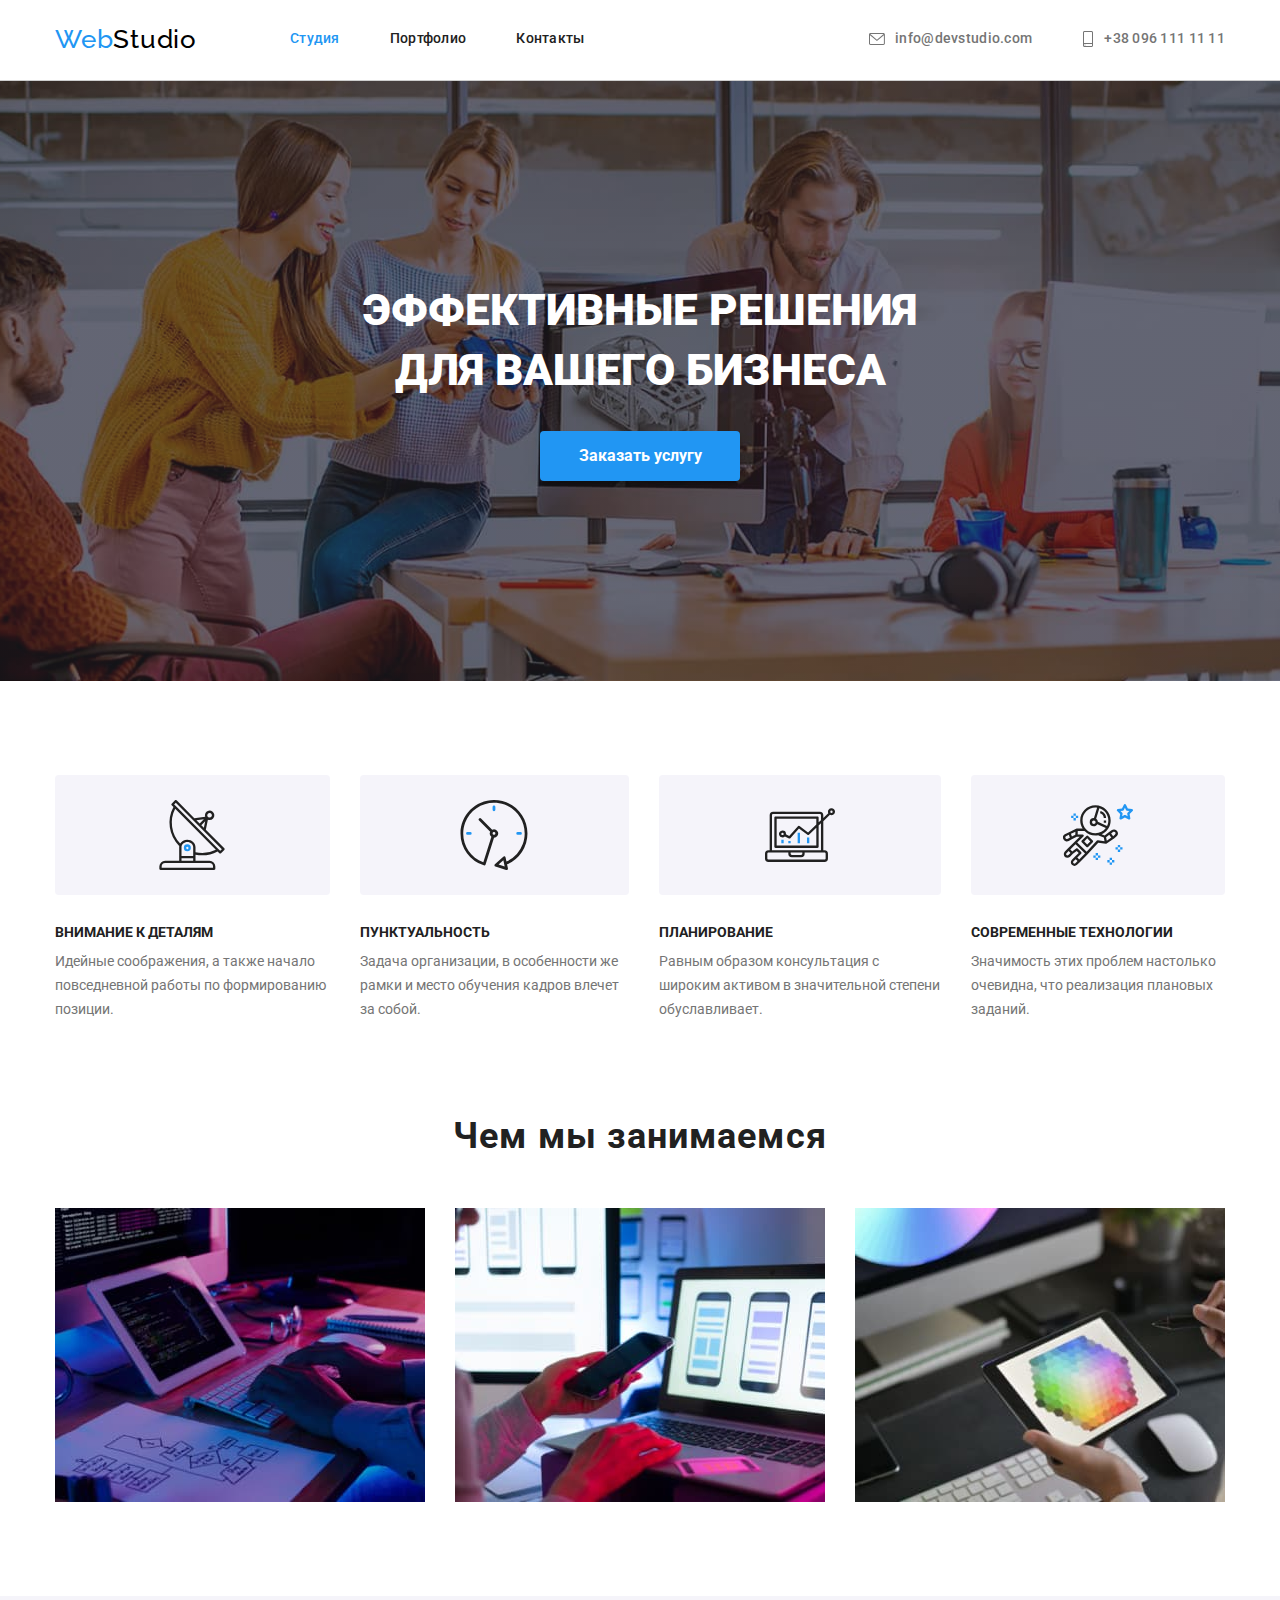
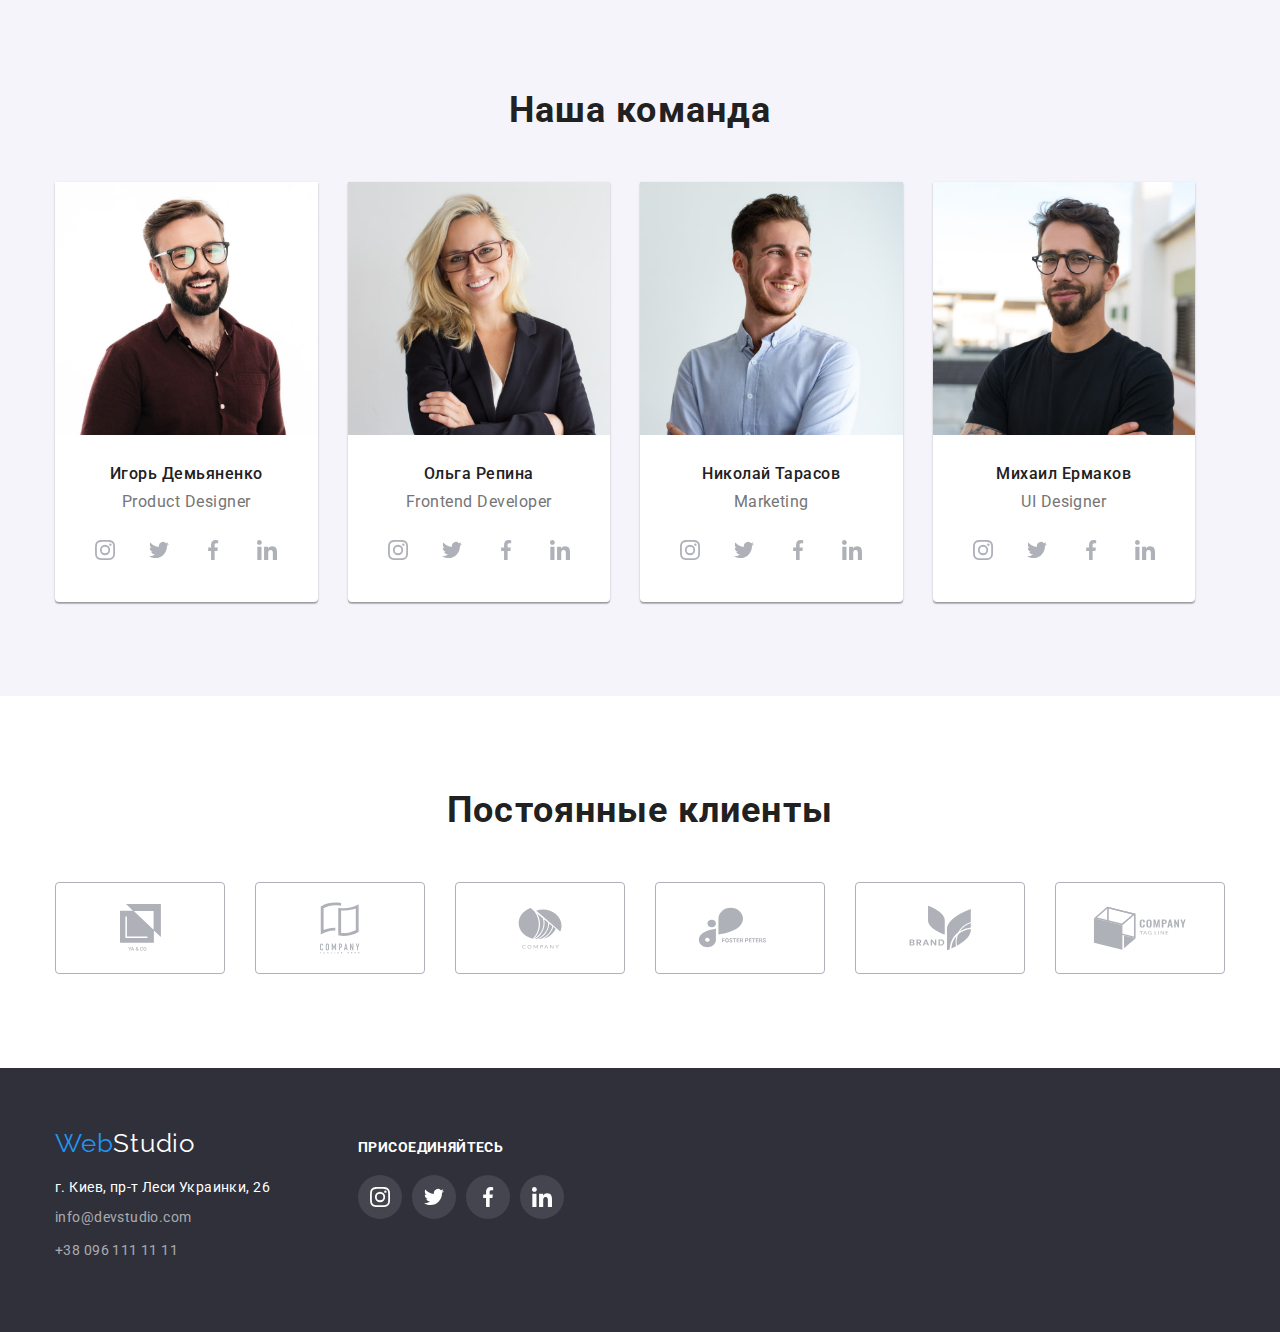
<file: index.html>
<!DOCTYPE html>
<html lang="ru">
<head>
    <meta charset="UTF-8">
    <meta http-equiv="X-UA-Compatible" content="IE=edge">
    <meta name="viewport" content="width=device-width, initial-scale=1.0">
    <link
        href="https://fonts.googleapis.com/css2?family=Raleway:wght@700&family=Roboto:wght@400;500;700;900&display=swap"
        rel="stylesheet">
    <title>WebStudio</title>
    <link rel="stylesheet" href="https://cdnjs.cloudflare.com/ajax/libs/modern-normalize/1.0.0/modern-normalize.min.css" />
    <link rel="stylesheet" href="./css/style.css">
</head>

<body>
    <!--Header-->
    <header class="header">
        <div class="container container-header">
            <nav class="navigation">
                <a class="logo" href="./index.html" lang="en">Web<span class="logo-dark">Studio</span></a>
                <ul class="site-nav">
                    <li class="site-nav-item"><a href="./index.html" class="site-nav-link current">Студия</a></li>
                    <li class="site-nav-item"><a href="./portfolio.html" class="site-nav-link">Портфолио</a></li>
                    <li class="site-nav-item"><a href="/Контакты" class="site-nav-link">Контакты</a></li>
                </ul>
            </nav>
            <ul class="contacts">
                <li class="contacts-item">
                    <a href="mailto:info@devstudio.com" class="contact-link">
                        <svg width="16px" height="12px" class="contact-icon">
                            <use href="./images/icons.svg#icon-email">
                            </use>
                        </svg>
                        info@devstudio.com
                    </a>
                </li>
                <li class="contacts-item">
                    <a href="tel:+380961111111" class="contact-link">
                        <svg width="12px" height="16px" class="contact-icon">
                            <use href="./images/icons.svg#icon-smartphone">
                            </use>
                        </svg>
                        +38 096 111 11 11
                    </a>
                </li>
            </ul>
        </div>
    </header>

    <!--Main-->
    <main class="main">
        <!--Hero-->
            <section class="post overlay">
                <div class="container">
                    <h1 class="post-title">Эффективные решения <br> для вашего бизнеса</h1>
                    <button type="button" class="post-button">Заказать услугу</button>
                </div>
            </section>
        <!--Benefits-->
        <section class="benefits">
            <div class="container">
                <ul class="benefits-list">
                    <li class="benefits-block icon-antenna">
                        <h2 class="benefits-name">Внимание к деталям</h2>
                        <p class="benefits-text">Идейные соображения, а также начало повседневной работы по формированию
                            позиции.</p>
                    </li>
                    <li class="benefits-block icon-clock">
                        <h2 class="benefits-name">Пунктуальность</h2>
                        <p class="benefits-text">Задача организации, в особенности же рамки и место обучения кадров
                            влечет
                            за собой.</p>
                    </li>
                    <li class="benefits-block icon-diagram">
                        <h2 class="benefits-name">Планирование</h2>
                        <p class="benefits-text">Равным образом консультация с широким активом в значительной степени
                            обуславливает.</p>
                    </li>
                    <li class="benefits-block icon-astronaut">
                        <h2 class="benefits-name">Современные технологии</h2>
                        <p class="benefits-text">Значимость этих проблем настолько очевидна, что реализация плановых
                            заданий.</p>
                    </li>
                </ul>
            </div>
        </section>

        <!--Activity-->
        <section class="activity">
            <div class="container">
                <h2 class="section-title">Чем мы занимаемся</h2>
                <ul class="work">
                    <li class="img-activity"><img src="images/box1.jpg" alt="Пишем код" width="370" height="294"></li>
                    <li class="img-activity"><img src="images/box2.jpg" alt="Анализируем" width="370" height="294"></li>
                    <li class="img-activity"><img src="images/box3.jpg" alt="Делаем дизайн" width="370" height="294">
                    </li>
                </ul>
            </div>
        </section>

        <!--Our team-->
        <section class="team">
            <div class="container">
                <h2 class="section-title">Наша команда</h2>
                <ul class=" team-list">
                    <li class="img-team">
                        <img src="images/img1.jpg" alt="Product Designer" width="270" height="260">
                        <div class="team-description">
                            <h3 class="team-name">Игорь Демьяненко</h3>
                            <p lang="en" class="team-function">Product Designer</p>
                            <ul class="social-list">
                                <li class="social-list-item">
                                    <a href="#" class="social-list-link">
                                        <svg class="social-list-icon">
                                            <use href="./images/icons.svg#icon-instagram"></use>
                                        </svg>
                                    </a>
                                </li>
                                <li class="social-list-item">
                                    <a href="#" class="social-list-link">
                                        <svg class="social-list-icon">
                                            <use href="./images/icons.svg#icon-twitter"></use>
                                        </svg>
                                    </a>
                                </li>
                                <li class="social-list-item">
                                    <a href="#" class="social-list-link">
                                        <svg class="social-list-icon">
                                            <use href="./images/icons.svg#icon-facebook"></use>
                                        </svg>
                                    </a>
                                </li>
                                <li class="social-list-item">
                                    <a href="#" class="social-list-link">
                                        <svg class="social-list-icon">
                                            <use href="./images/icons.svg#icon-linkedin"></use>
                                        </svg>
                                    </a>
                                </li>
                            </ul>
                        </div>
                    </li>
                    <li class="img-team">
                        <img src="images/img2.jpg" alt="Frontend Developer" width="270" height="260">
                        <div class="team-description">
                            <h3 class="team-name">Ольга Репина</h3>
                            <p lang="en" class="team-function">Frontend Developer</p>
                            <ul class="social-list">
                                <li class="social-list-item">
                                    <a href="#" class="social-list-link">
                                        <svg class="social-list-icon">
                                            <use href="./images/icons.svg#icon-instagram"></use>
                                        </svg>
                                    </a>
                                </li>
                                <li class="social-list-item">
                                    <a href="#" class="social-list-link">
                                        <svg class="social-list-icon">
                                            <use href="./images/icons.svg#icon-twitter"></use>
                                        </svg>
                                    </a>
                                </li>
                                <li class="social-list-item">
                                    <a href="#" class="social-list-link">
                                        <svg class="social-list-icon">
                                            <use href="./images/icons.svg#icon-facebook"></use>
                                        </svg>
                                    </a>
                                </li>
                                <li class="social-list-item">
                                    <a href="#" class="social-list-link">
                                        <svg class="social-list-icon">
                                            <use href="./images/icons.svg#icon-linkedin"></use>
                                        </svg>
                                    </a>
                                </li>
                            </ul>
                        </div>
                    </li>
                    <li class="img-team">
                        <img src="images/img3.jpg" alt="Marketing" width="270" height="260">
                        <div class="team-description">
                            <h3 class="team-name">Николай Тарасов</h3>
                            <p lang="en" class="team-function">Marketing</p>
                            <ul class="social-list">
                                <li class="social-list-item">
                                    <a href="#" class="social-list-link">
                                        <svg class="social-list-icon">
                                            <use href="./images/icons.svg#icon-instagram"></use>
                                        </svg>
                                    </a>
                                </li>
                                <li class="social-list-item">
                                    <a href="#" class="social-list-link">
                                        <svg class="social-list-icon">
                                            <use href="./images/icons.svg#icon-twitter"></use>
                                        </svg>
                                    </a>
                                </li>
                                <li class="social-list-item">
                                    <a href="#" class="social-list-link">
                                        <svg class="social-list-icon">
                                            <use href="./images/icons.svg#icon-facebook"></use>
                                        </svg>
                                    </a>
                                </li>
                                <li class="social-list-item">
                                    <a href="#" class="social-list-link">
                                        <svg class="social-list-icon">
                                            <use href="./images/icons.svg#icon-linkedin"></use>
                                        </svg>
                                    </a>
                                </li>
                            </ul>
                        </div>
                    </li>
                    <li class="img-team">
                        <img src="images/img4.jpg" alt="UI Designer" width="270" height="260">
                        <div class="team-description">
                            <h3 class="team-name">Михаил Ермаков</h3>
                            <p lang="en" class="team-function">UI Designer</p>
                            <ul class="social-list">
                                <li class="social-list-item">
                                    <a href="#" class="social-list-link">
                                        <svg class="social-list-icon">
                                            <use href="./images/icons.svg#icon-instagram"></use>
                                        </svg>
                                    </a>
                                </li>
                                <li class="social-list-item">
                                    <a href="#" class="social-list-link">
                                        <svg class="social-list-icon">
                                            <use href="./images/icons.svg#icon-twitter"></use>
                                        </svg>
                                    </a>
                                </li>
                                <li class="social-list-item">
                                    <a href="#" class="social-list-link">
                                        <svg class="social-list-icon">
                                            <use href="./images/icons.svg#icon-facebook"></use>
                                        </svg>
                                    </a>
                                </li>
                                <li class="social-list-item">
                                    <a href="#" class="social-list-link">
                                        <svg class="social-list-icon">
                                            <use href="./images/icons.svg#icon-linkedin"></use>
                                        </svg>
                                    </a>
                                </li>
                            </ul>
                        </div>
                    </li>
                </ul>
            </div>
        </section>

        <!--Our clients-->
        <section class="clients">
            <div class="container">
                <h2 class="section-title">Постоянные клиенты</h2>
                <ul class="clients-list">
                    <li class="clients-item">
                        <a href="./index.html" class="clients-link link">
                            <svg width="41px" height="47px" class="clients-icon">
                                <use href="./images/icons.svg#icon-group1">
                                </use>
                            </svg>
                        </a>
                    </li>
                    <li class="clients-item">
                        <a href="./index.html" class="clients-link link">
                            <svg width="40px" height="52px" class="clients-icon">
                                <use href="./images/icons.svg#icon-group2">
                                </use>
                            </svg>
                        </a>
                    </li>
                    <li class="clients-item">
                        <a href="./index.html" class="clients-link link">
                            <svg width="44px" height="42px" class="clients-icon">
                                <use href="./images/icons.svg#icon-group3">
                                </use>
                            </svg>
                        </a>
                    </li>
                    <li class="clients-item">
                        <a href="./index.html" class="clients-link link">
                            <svg width="85px" height="41px" class="clients-icon">
                                <use href="./images/icons.svg#icon-group4">
                                </use>
                            </svg>
                        </a>
                    </li>
                    <li class="clients-item">
                        <a href="./index.html" class="clients-link link">
                            <svg width="63px" height="46px" class="clients-icon">
                                <use href="./images/icons.svg#icon-group5">
                                </use>
                            </svg>
                        </a>
                    </li>
                    <li class="clients-item">
                        <a href="./index.html" class="clients-link link">
                            <svg width="94px" height="44px" class="clients-icon">
                                <use href="./images/icons.svg#icon-group6">
                                </use>
                            </svg>
                        </a>
                    </li>
                </ul>
            </div>
        </section>
    </main>

    <!--Footer-->
    <footer class="page-footer">
        <div class="container">
            <div class="footer-wrapper">
                <div class="footer-address">
                    <a class="logo logo-indent" href="./index.html" lang=en>Web<span class="logo-light">Studio</span></a>
                    <address class="address">
                        <ul class="footer-address-list">
                            <li class="address-item"><a class="footer-address-text" href="https://goo.gl/maps/ruB2v3rZitqbdLSk9"
                                    target="_blank">г. Киев, пр-т
                                    Леси Украинки, 26</a></li>
                            <li class="address-item"><a class="link" href="mailto:info@devstudio.com">info@devstudio.com</a></li>
                            <li class="address-item"><a class="link" href="tel:+380961111111">+38 096 111 11 11</a></li>
                        </ul>
                    </address>
                </div>
                <div class="footer-social-link-item">
                <p class="footer-social-title">присоединяйтесь</p>
                <ul class="footer-social-list">
                    <li class="footer-social-item"> 
                        <a href="#" class="footer-social-link"> 
                            <svg class="footer-social-icon">
                                <use href="./images/icons.svg#icon-instagram" >
                                </use>
                            </svg>
                        </a> 
                    </li>
                    <li class="footer-social-item">
                        <a href="#" class="footer-social-link">
                            <svg class="footer-social-icon">
                                <use href="./images/icons.svg#icon-twitter">
                                </use>
                            </svg>
                        </a>
                    </li>
                    <li class="footer-social-item">
                        <a href="#" class="footer-social-link">
                            <svg class="footer-social-icon">
                                <use href="./images/icons.svg#icon-facebook">
                                </use>
                            </svg>
                        </a>
                    </li>
                    <li class="footer-social-item">
                        <a href="#" class="footer-social-link">
                            <svg class="footer-social-icon">
                                <use href="./images/icons.svg#icon-linkedin">
                                </use>
                            </svg>
                        </a>
                    </li>
                </ul>
                </div>
            </div>
        </div>
    </footer>
</body>
</html>
</file>
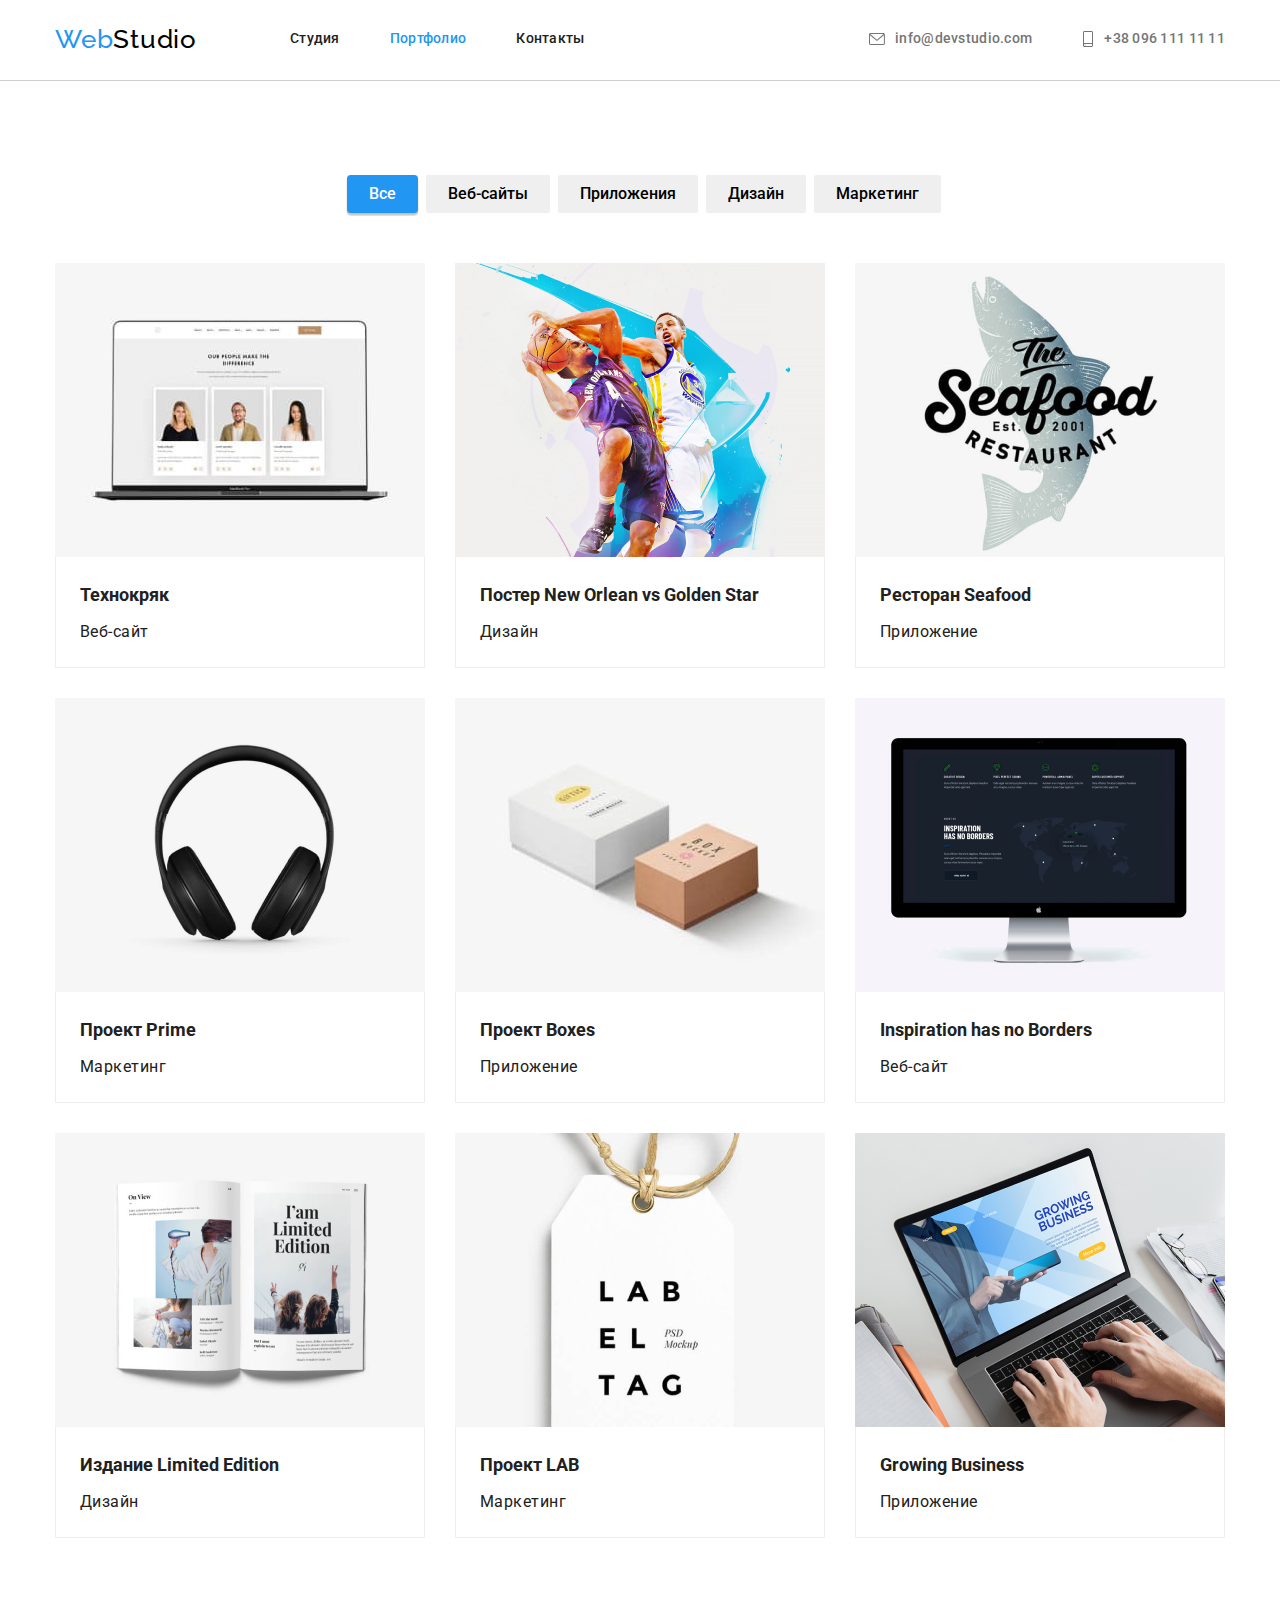
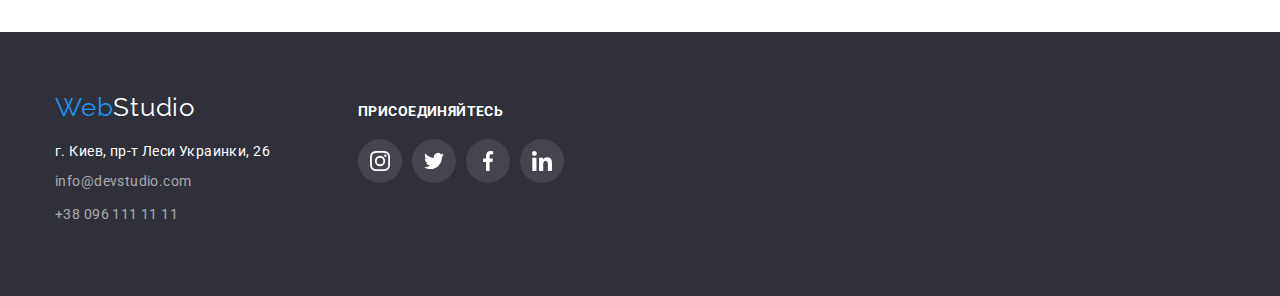
<file: portfolio.html>
<!DOCTYPE html>
<html lang="ru">
<head>
    <meta charset="UTF-8">
    <meta http-equiv="X-UA-Compatible" content="IE=edge">
    <meta name="viewport" content="width=device-width, initial-scale=1.0">
    <link
        href="https://fonts.googleapis.com/css2?family=Raleway:wght@700&family=Roboto:wght@400;500;700;900&display=swap"
        rel="stylesheet">
    <title>Портфолио</title>
    <link rel="stylesheet" href="https://cdnjs.cloudflare.com/ajax/libs/modern-normalize/1.0.0/modern-normalize.min.css" />
    <link rel="stylesheet" href="./css/style.css">
</head>

<body>
    <!--Header-->
    <header class="header">
        <div class="container container-header">
            <nav class="navigation">
                <a class="logo" href="./index.html" lang="en">Web<span class="logo-dark">Studio</span></a>
                <ul class="site-nav">
                    <li class="site-nav-item"><a href="./index.html" class="site-nav-link">Студия</a></li>
                    <li class="site-nav-item"><a href="./portfolio.html" class="site-nav-link current">Портфолио</a></li>
                    <li class="site-nav-item"><a href="/Контакты" class="site-nav-link">Контакты</a></li>
                </ul>
            </nav>
            <ul class="contacts">
                <li class="contacts-item">
                    <a href="mailto:info@devstudio.com" class="contact-link">
                        <svg width="16px" height="12px" class="contact-icon">
                            <use href="./images/icons.svg#icon-email">
                            </use>
                        </svg>
                        info@devstudio.com
                    </a>
                </li>
                <li class="contacts-item">
                    <a href="tel:+380961111111" class="contact-link">
                        <svg width="12px" height="16px" class="contact-icon">
                            <use href="./images/icons.svg#icon-smartphone">
                            </use>
                        </svg>
                        +38 096 111 11 11
                    </a>
                </li>
            </ul>
        </div>
    </header>

    <!--Main-->
    <main>
        <section class="work-block">
            <div class="container">
                <h1 hidden>Portfolio</h1>
                <!--Filter-->
                <ul class="filter">
                    <li class="button-line">
                        <button type="button" class="filter-button current">Все</button>
                    </li>
                    <li class="button-line">
                        <button type="button" class="filter-button">Веб-сайты</button>
                    </li>
                    <li class="button-line">
                        <button type="button" class="filter-button">Приложения</button>
                    </li>
                    <li class="button-line">
                        <button type="button" class="filter-button">Дизайн</button>
                    </li>
                    <li class="button-line">
                        <button type="button" class="filter-button">Маркетинг</button>
                    </li>
                </ul>
                <ul class="content">
                    <li class="portfolio-item">
                        <a class="portfolio-link" href="#">
                            <img src="./images/1img.jpg" alt="Технокряк" width="370" />
                            <div class="card-description">
                                <h2 class="content-title">Технокряк</h2>
                                <p class="content-text">Веб-сайт</p>
                            </div>
                        </a>
                    </li>
                    <li class="portfolio-item">
                        <a class="portfolio-link" href="#">
                            <img src="./images/img(1).jpg" alt="Постер New Orlean vs Golden Star" width="370" />
                            <div class="card-description">
                                <h2 class="content-title">Постер <span lang="en">New Orlean vs Golden Star</span></h2>
                                <p class="content-text">Дизайн</p>
                            </div>
                        </a>
                    </li>
                    <li class="portfolio-item">
                        <a class="portfolio-link" href="#">
                            <img src="./images/img(2).jpg" alt="Ресторан Seafood" width="370" />
                            <div class="card-description">
                                <h2 class="content-title">Ресторан <span lang="en">Seafood</span></h2>
                                <p class="content-text">Приложение</p>
                            </div>
                        </a>
                    </li>
                    <li class="portfolio-item">
                        <a class="portfolio-link" href="#">
                            <img src="./images/img(4).jpg" alt="Проект Prime" width="370" />
                            <div class="card-description">
                                <h2 class="content-title">Проект <span lang="en">Prime</span></h2>
                                <p class="content-text">Маркетинг</p>
                            </div>
                        </a>
                    </li>
                    <li class="portfolio-item">
                        <a class="portfolio-link" href="#">
                            <img src="./images/img(5).jpg" alt="Проект Boxes" width="370" />
                            <div class="card-description">
                                <h2 class="content-title">Проект <span lang="en">Boxes</span></h2>
                                <p class="content-text">Приложение</p>
                            </div>
                        </a>
                    </li>
                    <li class="portfolio-item">
                        <a class="portfolio-link" href="#">
                            <img src="./images/img(6).jpg" alt="Inspiration has no Borders" width="370" />
                            <div class="card-description">
                                <h2 class="content-title" lang="en">Inspiration has no Borders</h2>
                                <p class="content-text">Веб-сайт</p>
                            </div>
                        </a>
                    </li>
                    <li class="portfolio-item">
                        <a class="portfolio-link" href="#">
                            <img src="./images/img(7).jpg" alt="Издание Limited Edition" width="370" />
                            <div class="card-description">
                                <h2 class="content-title">Издание <span lang="en">Limited Edition</span></h2>
                                <p class="content-text">Дизайн</p>
                            </div>
                        </a>
                    </li>
                    <li class="portfolio-item">
                        <a class="portfolio-link" href="#">
                            <img src="./images/img(8).jpg" alt="Проект LAB" width="370" />
                            <div class="card-description">
                                <h2 class="content-title">Проект <span lang="en">LAB</span></h2>
                                <p class="content-text">Маркетинг</p>
                            </div>
                        </a>
                    </li>
                    <li class="portfolio-item">
                        <a class="portfolio-link" href="#">
                            <img src="./images/img(9).jpg" alt="Growing Business" width="370" />
                            <div class="card-description">
                                <h2 class="content-title" lang="en">Growing Business</h2>
                                <p class="content-text">Приложение</p>
                            </div>
                        </a>
                    </li>
                </ul>
            </div>
        </section>
    </main>

    <!--Footer-->
    <footer class="page-footer">
        <div class="container">
            <div class="footer-wrapper">
                <div class="footer-address">
                    <a class="logo logo-indent" href="./index.html" lang=en>Web<span class="logo-light">Studio</span></a>
                    <address class="address">
                        <ul class="footer-address-list">
                            <li class="address-item"><a class="footer-address-text" href="https://goo.gl/maps/ruB2v3rZitqbdLSk9"
                                    target="_blank">г. Киев, пр-т
                                    Леси Украинки, 26</a></li>
                            <li class="address-item"><a class="link" href="mailto:info@devstudio.com">info@devstudio.com</a></li>
                            <li class="address-item"><a class="link" href="tel:+380961111111">+38 096 111 11 11</a></li>
                        </ul>
                    </address>
                </div>
                <div class="footer-social-link-item">
                <p class="footer-social-title">присоединяйтесь</p>
                <ul class="footer-social-list">
                    <li class="footer-social-item"> 
                        <a href="#" class="footer-social-link"> 
                            <svg class="footer-social-icon">
                                <use href="./images/icons.svg#icon-instagram" >
                                </use>
                            </svg>
                        </a> 
                    </li>
                    <li class="footer-social-item">
                        <a href="#" class="footer-social-link">
                            <svg class="footer-social-icon">
                                <use href="./images/icons.svg#icon-twitter">
                                </use>
                            </svg>
                        </a>
                    </li>
                    <li class="footer-social-item">
                        <a href="#" class="footer-social-link">
                            <svg class="footer-social-icon">
                                <use href="./images/icons.svg#icon-facebook">
                                </use>
                            </svg>
                        </a>
                    </li>
                    <li class="footer-social-item">
                        <a href="#" class="footer-social-link">
                            <svg class="footer-social-icon">
                                <use href="./images/icons.svg#icon-linkedin">
                                </use>
                            </svg>
                        </a>
                    </li>
                </ul>
                </div>
            </div>
        </div>
    </footer>
</body>
</html>
</file>
<file: css/style.css>
:root {
  --primary-text-color: #757575;
  --title-text-color: #212121;
  --secondary-text-color: #ffffff;
  --primary--button-color: #188ce8;
  --background-button-color: #f5f4fa;
  --primary-background-color: #ffffff;
  --secondary-background-color: #2f303a;
  --accent-color: #2196f3;
  --secondary-address-color: rgba(255, 255, 255, 0.6);
  --logo-color: #000000;
  --background-team-color: #f5f4fa;
  --icon-color: #afb1b8;
}

body {
  color: var(--primary-text-color);
  background-color: var(--primary-background-color);
  font-family: "Roboto", sans-serif;
  font-weight: 400;
  margin: 0 auto;
}
*,
::after,
::before {
  box-sizing: border-box;
}

/* УЛИТЫ */
h1,
h2,
h3,
p {
  margin-bottom: 0;
  margin-top: 0;
}
/* Without dots */
ul {
  list-style: none;
  padding: 0;
  margin: 0;
}
a {
  color: var(--title-text-color);
  text-decoration: none;
  cursor: pointer;
}
img {
  display: block;
  max-width: 100%;
  height: auto;
}
.container {
  width: 1200px;
  padding-left: 15px;
  padding-right: 15px;
  margin: 0 auto;
}

/* HEADER  */
.header {
  padding-top: 24px;
  padding-bottom: 25px;
  border-bottom: 1px solid #cecece;
}
.header {
  font-size: 14px;
  font-weight: 500;
  line-height: 1.14;
  letter-spacing: 0.02em;
}
.site-nav .site-nav-link.current {
  color: var(--accent-color);
}
.container-header {
  display: flex;
}
.navigation {
  display: flex;
  align-items: center;
}
.site-nav {
  color: var(--title-text-color);
  display: flex;
}
.navigation .site-nav-item:not(:last-child) {
  margin-right: 50px;
}
.contacts-item:not(:last-child) {
  margin-right: 50px;
}
.contacts {
  margin-left: auto;
  display: flex;
  align-items: center;
}
.contacts .contact-link {
  color: var(--primary-text-color);
}
.contacts-item .contact-link {
  display: flex;
  align-items: center;
}

.contacts .contact-link:hover{
  color: var(--accent-color)
}
.contact-link:hover .contact-icon{
  fill: var(--accent-color)
}
/*HERO*/
.post {
  background-color: var(--secondary-background-color);
  text-align: center;
  padding-top: 200px;
  padding-bottom: 200px;
}
.post-title {
  color: var(--secondary-text-color);
  text-align: center;
  text-transform: uppercase;
  font-weight: 900;
  font-size: 44px;
  line-height: 1.36;
  margin-top: 0;
  margin-bottom: 30px;
}
.post-button {
  color: var(--secondary-text-color);
  background-color: var(--accent-color);
  margin: 0 auto;
  padding: 10px 30px;
  font-weight: bold;
  line-height: 1.87;
  box-shadow: 0px 4px 4px rgba(0, 0, 0, 0.25);
  border-radius: 4px;
  border: none;
  min-width: 200px;
  text-align: center;
  display: block;
}

/*BENEFITS*/
.benefits {
  padding-top: 94px;
  margin-bottom: 0;
}
.benefits-list {
  display: flex;
  align-items: center;
}
.benefits-block::before {
  display: block;
  content: "";
  height: 120px;
  border-radius: 4px;
  background-size: contain;
  background: var(--background-team-color);
}
.icon-antenna::before {
  background-image: url("../images/antenna1.svg");
  background-repeat: no-repeat;
  background-position: center;
}
.icon-clock::before {
  background-image: url("../images/clock1.svg");
  background-repeat: no-repeat;
  background-position: center;
}
.icon-diagram::before {
  background-image: url("../images/diagram1.svg");
  background-repeat: no-repeat;
  background-position: center;
}
.icon-astronaut::before {
  background-image: url("../images/astronaut1.svg");
  background-repeat: no-repeat;
  background-position: center;
}
.benefits-name {
  color: var(--title-text-color);
  margin-bottom: 10px;
  margin-top: 30px;
  font-size: 14px;
  line-height: 1.14;
  text-transform: uppercase;
}
.benefits-text {
  font-size: 14px;
  line-height: 1.71;
}

.benefits-block:not(:last-child) {
  margin-right: 30px;
}

/* ACTIVITY */
.activity {
  color: var(--title-text-color);
  padding-top: 94px;
  padding-bottom: 94px;
  box-sizing: border-box;
}
.work {
  display: flex;
  align-items: center;
  justify-content: space-between;
}
.section-title {
  margin-bottom: 50px;
  text-align: center;
  font-weight: 700;
  font-size: 36px;
  line-height: 1.16;
  letter-spacing: 0.03em;
}

/* TEAM */
.team {
  color: var(--title-text-color);
  background-color: var(--background-team-color);
  padding-top: 94px;
  padding-bottom: 94px;
}
.team-list {
  display: flex;
}
.team-description {
  padding: 30px 0;
}
.team-name {
  color: var(--title-text-color);
  font-weight: 500;
  font-size: 16px;
  line-height: 1.18;
  text-align: center;
  letter-spacing: 0.03em;
  margin-bottom: 10px;
}
.team-function {
  text-align: center;
  letter-spacing: 0.03em;
  color: #757575;
}
.img-team {
  flex-direction: column;
  background-color: var(--primary-background-color);
  box-shadow: 0px 1px 3px rgba(0, 0, 0, 0.12), 0px 1px 1px rgba(0, 0, 0, 0.14),
    0px 2px 1px rgba(0, 0, 0, 0.2);
  border-radius: 0px 0px 4px 4px;
  margin-right: 30px;
}
.img-team:not(:last-child) {
  margin-right: 30px;
}
.social-list {
  margin-top: 16px;
  display: flex;
  justify-content: center;
}
.social-list-link {
  display: flex;
  align-items: center;
  justify-content: center;
  fill: var(--icon-color);
  width: 44px;
  height: 44px;
  border-radius: 50%;
}
.social-list-icon {
  width: 20px;
  height: 20px;
}
.social-list-link:hover,
.social-list-link:focus {
  fill: var(--primary-background-color);
  background-color: var(--accent-color);
}
.social-list-item:not(:first-child) {
  margin-left: 10px;
}

/*CLIENTS*/
.clients {
  color: var(--title-text-color);
  padding-top: 94px;
  padding-bottom: 94px;
}
.clients-list {
  display: flex;
  flex-wrap: wrap;
  margin-left: -30px;
}
.clients-link {
  display: flex;
  align-items: center;
  justify-content: center;
  width: 170px;
  height: 92px;
  border: 1px solid #afb1b8;
  box-sizing: border-box;
  border-radius: 4px;
  fill: var(--icon-color);
}
.clients-item {
  margin-left: 30px;
}

.clients-link:hover,
.clients-link:focus {
  fill: var(--accent-color);
  border-color: var(--accent-color);
}
/*FOOTER*/
.page-footer {
  background-color: var(--secondary-background-color);
  padding-top: 60px;
  padding-bottom: 60px;
}
.address {
  font-style: normal;
  letter-spacing: 0.03em;
  text-decoration: none;
  color: var(--secondary-address-color);
}
.address-item {
  margin-bottom: 9px;
}
.footer-address-text {
  letter-spacing: 0.03em;
  text-decoration: none;
  font-size: 14px;
  color: #ffffff;
}
.footer-address-list .link {
  color: var(--secondary-address-color);
  font-style: normal;
  font-size: 14px;
  line-height: 1.71;
  letter-spacing: 0.03em;
  text-decoration: none;
}
.footer-wrapper {
  display: flex;
  margin: 0 auto;
  align-items: baseline;
}
.footer-social-link-item{
  width: 206px;
  height: 80px;
  margin-left: 70px;
}
.footer-social-title{
  font-weight: 700;
  font-size: 14px;
  line-height: 16px;
  letter-spacing: 0.03em;
  text-transform: uppercase;
  margin-bottom: 20px;
  color: var(--secondary-text-color);
}
.footer-social-list{
  display: flex;
  justify-content: space-between;
}
.footer-social-icon{
  width: 20px;
  height: 20px;
  fill: #ffffff
}
.footer-social-link{
  display: flex;
  justify-content: center;
  align-items: center;
  width: 44px;
  height: 44px;
  border-radius: 50%;
  background-color: rgba(255, 255, 255, 0.1);
  fill: var(--primary-background-color)
}
.footer-social-link:focus,
.footer-social-link:hover {
  background-color: var(--accent-color);
}
/* JUST FOCUS AND HOVER */
.site-nav .site-nav-link:focus,
.site-nav .site-nav-link:hover {
  color: var(--accent-color);
}

.filter-button:focus,
.filter-button:hover {
  color: var(--secondary-text-color);
}
.post-button:hover,
.post-button:focus {
  background-color: var(--primary--button-color);
  box-shadow: 0px 4px 4px rgba(0, 0, 0, 0.15);
  border-radius: 4px;
}
.filter-button:focus,
.filter-button:hover {
  background-color: var(--accent-color);
  box-shadow: 0px 3px 1px rgba(0, 0, 0, 0.1), 0px 1px 2px rgba(0, 0, 0, 0.08),
    0px 2px 2px rgba(0, 0, 0, 0.12);
  border-radius: 4px;
}
.clients-link .link:focus,
.clients-link .link:hover {
  color: var(--accent-color);
}

/* LOGO */
.logo {
  color: var(--accent-color);
  margin-right: 93px;
  font-family: Raleway;
  font-size: 26px;
  line-height: 1.19;
  letter-spacing: 0.03em;
  text-decoration: none;
}
.logo-indent {
  display: block;
  margin-bottom: 20px;
}
.logo-dark {
  color: #000000;
}
.logo-light {
  color: #ffffff;
}

/* PORTFOLIO */
.work-block {
  padding-top: 94px;
  padding-bottom: 94px;
}
.filter {
  display: flex;
  margin: 0 auto;
  margin-bottom: 50px;
  text-align: center;
  align-items: center;
  justify-content: center;
  color: var(--background-team-color);
  font-weight: 500;
  font-size: 16px;
  line-height: 1.62;
  letter-spacing: 0.03em;
  border-radius: 4px;
}
.filter-button {
  font-weight: 500;
  line-height: 1.62;
  padding: 6px 22px;
  border-radius: 4px;
  border: none;
}
.filter-button.current {
  background-color: var(--accent-color);
  color: var(--secondary-text-color);
  box-shadow: 0px 3px 1px rgba(0, 0, 0, 0.1), 0px 1px 2px rgba(0, 0, 0, 0.08),
    0px 2px 2px rgba(0, 0, 0, 0.12);
  border-radius: 4px;
}
button {
  cursor: pointer;
}
.button-line {
  background-color: var(--background-button-color);
  margin-left: 8px;
}

/*CATOLOG*/
.portfolio-item .portfolio-link {
  display: block;
}
.portfolio-item {
  margin-top: 30px;
  margin-right: 30px;
  flex-basis: calc(100% / 3 - 30px);
}
.portfolio-link:hover,
.portfolio-link:focus{
  background: #ffffff;
  box-sizing: border-box;
  box-shadow: 0px 1px 1px rgb(0 0 0 / 12%), 0px 4px 4px rgb(0 0 0 / 6%), 1px 4px 6px rgb(0 0 0 / 16%);
}
.content {
  display: flex;
  flex-wrap: wrap;
  margin-top: -30px;
  margin-right: -30px;
}
.card-description {
  display: block;
  padding: 20px 24px;
  border-right: 1px solid #eeeeee;
  border-bottom: 1px solid #eeeeee;
  border-left: 1px solid #eeeeee;
}
.content-title {
  margin-bottom: 4px;
  color: var(--title-text-color);
  font-weight: 700;
  font-size: 18px;
  line-height: 2;
}
.content-text {
  font-weight: 400;
  font-size: 16px;
  line-height: 1.87;
  letter-spacing: 0.03em;
}

/* ICONS HEADER*/
.contact-icon {
  margin-right: 10px;
  fill: var(--primary-text-color);
}


/*OVERLAY*/
.overlay {
  max-width: 1600px;
  margin-left: auto;
  margin-right: auto;
  background-image: linear-gradient(
      rgba(47, 48, 58, 0.4),
      rgba(47, 48, 58, 0.4)
    ),
    url(../images/overlay.jpg);
  background-repeat: no-repeat;
  background-position: center;
  background-size: cover;
}
.social-list-item:hover .social-list-link {
  fill: #ffffff;
}
</file>
